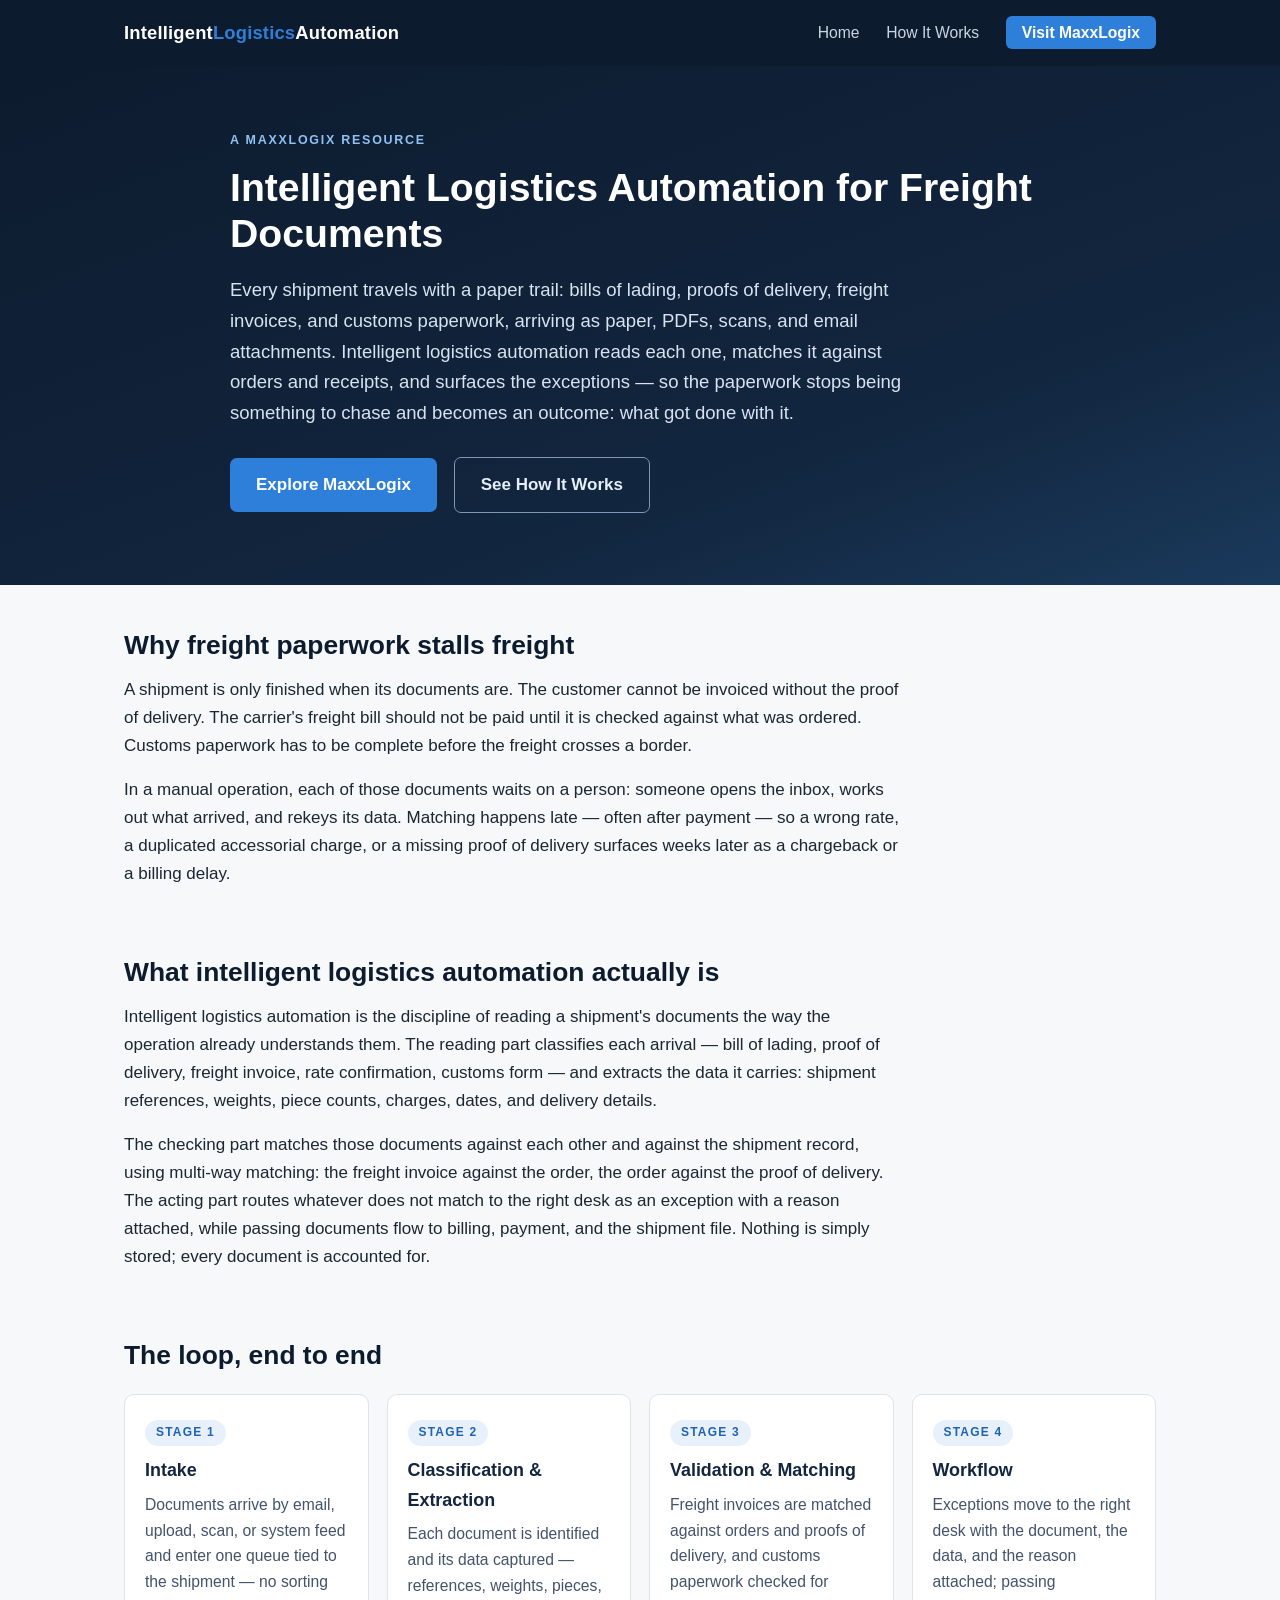
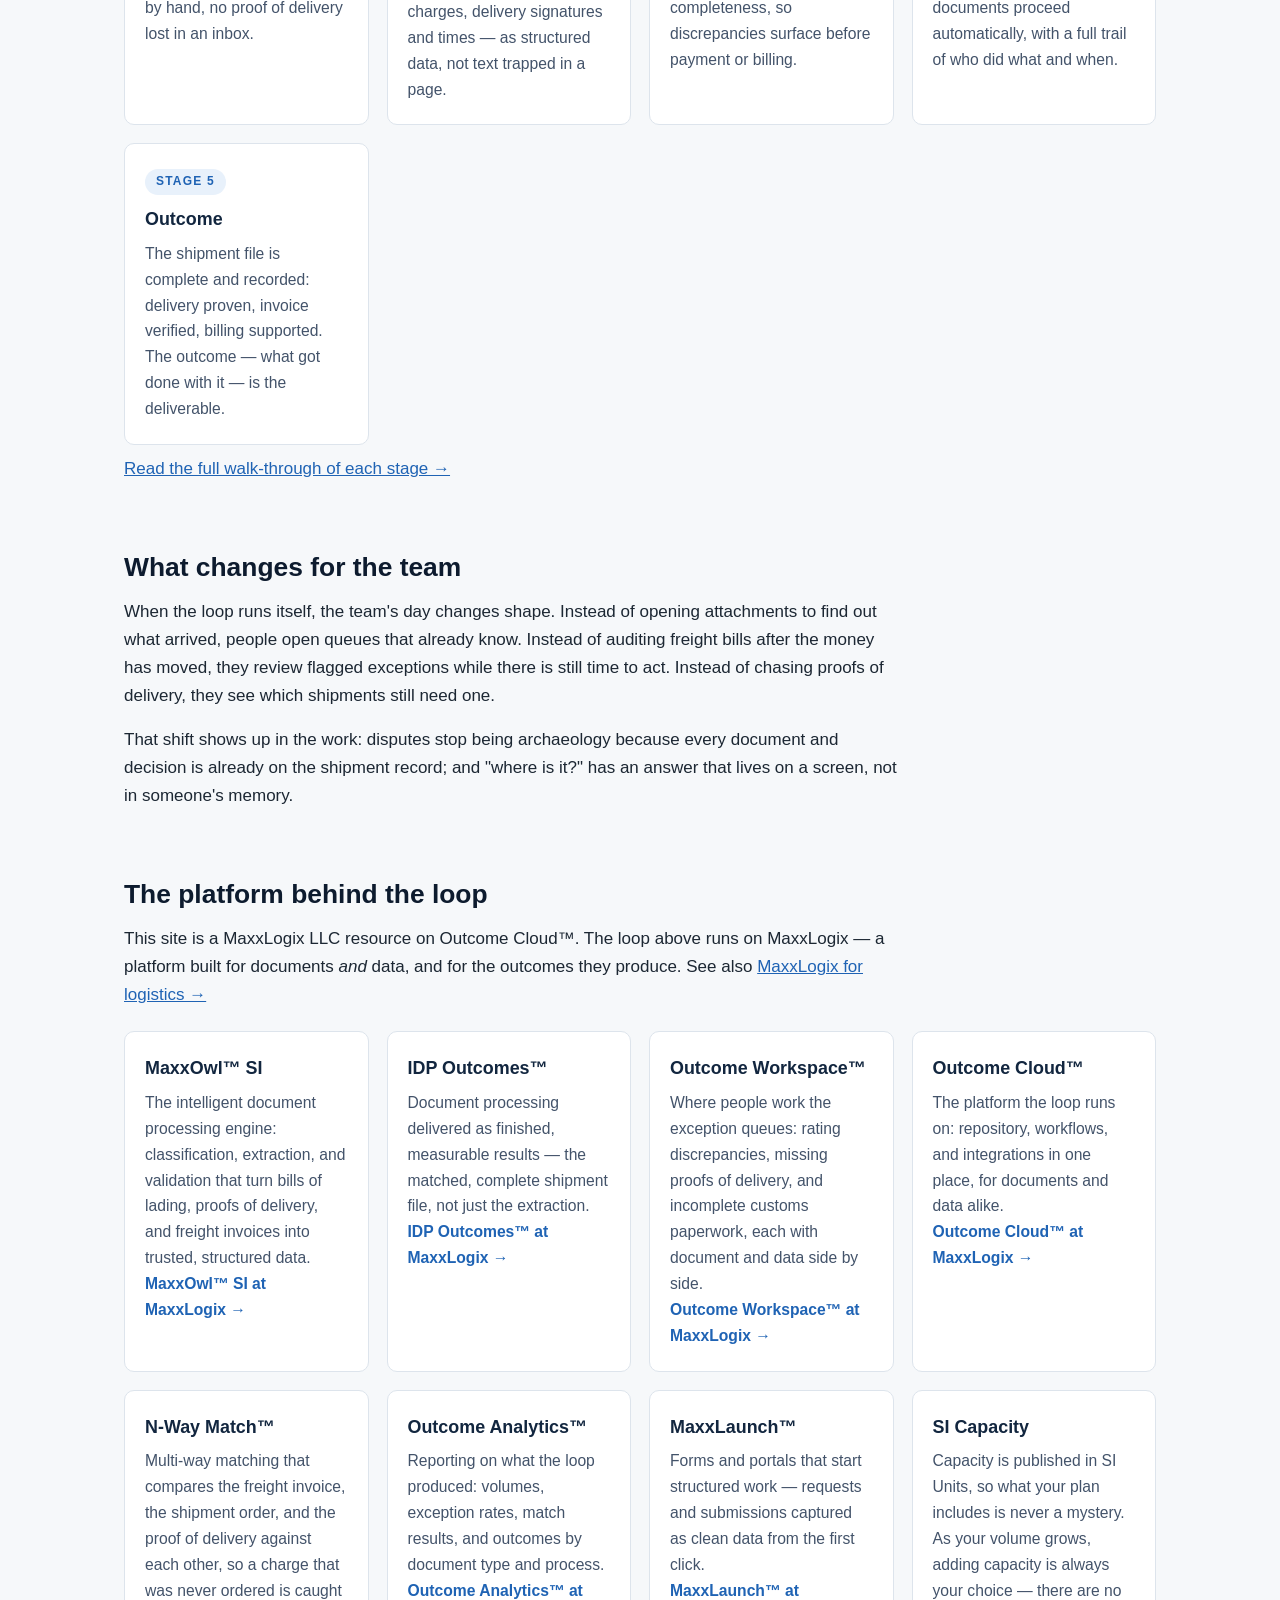
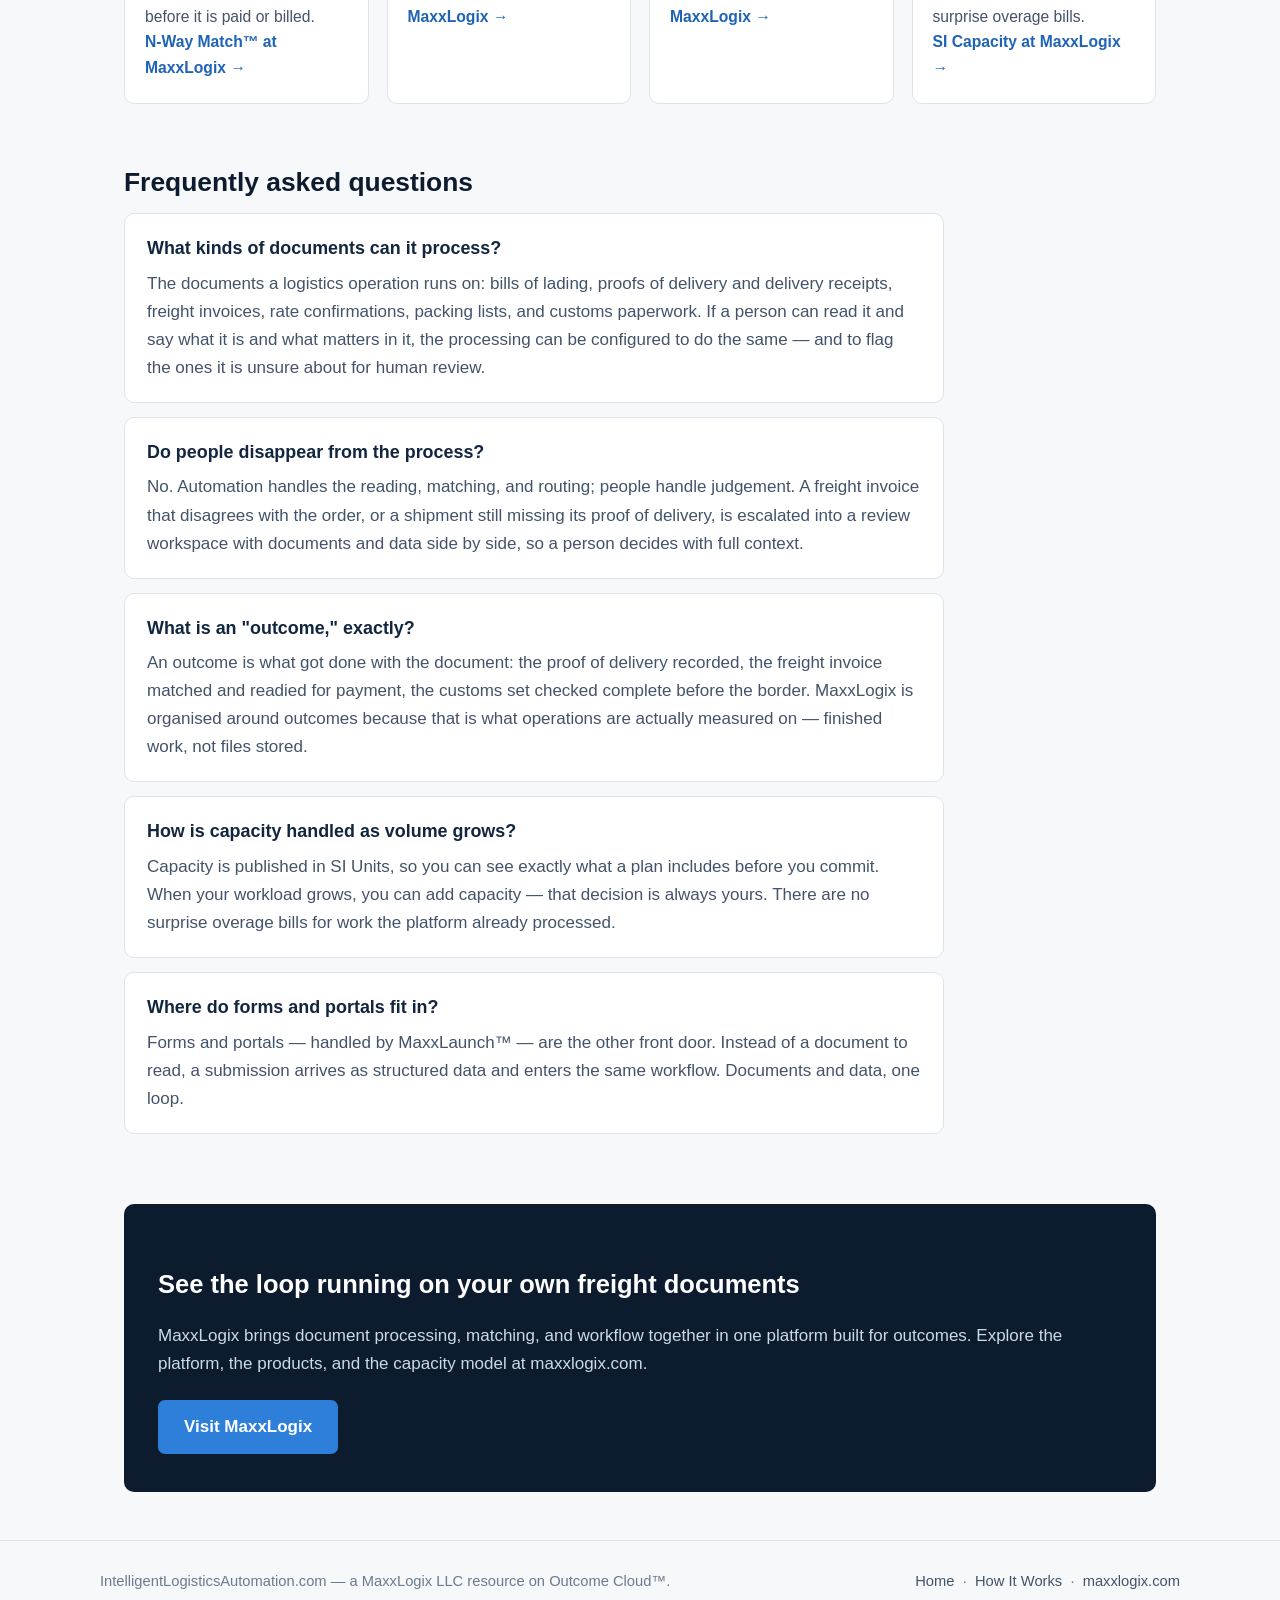
<file: index.html>
<!DOCTYPE html>
<html lang="en">
<head>
<meta charset="UTF-8">
<meta name="viewport" content="width=device-width, initial-scale=1.0">
<title>Intelligent Logistics Automation for Freight Documents | Intelligent Logistics Automation</title>
<meta name="description" content="Intelligent logistics automation classifies, extracts, and matches bills of lading, proofs of delivery, and freight invoices — surfacing exceptions before they become chargebacks.">
<link rel="canonical" href="https://intelligentlogisticsautomation.com/">
<meta property="og:type" content="website">
<meta property="og:site_name" content="Intelligent Logistics Automation">
<meta property="og:title" content="Intelligent Logistics Automation for Freight Documents">
<meta property="og:description" content="The freight moves. The paperwork should keep up. How intelligent logistics automation closes the loop — intake, extraction, matching, workflow, outcome.">
<meta property="og:url" content="https://intelligentlogisticsautomation.com/">
<meta name="twitter:card" content="summary">
<link rel="stylesheet" href="style.css">
</head>
<body>

<header class="site-header">
  <div class="header-inner">
    <a class="wordmark" href="index.html">Intelligent<span>Logistics</span>Automation</a>
    <nav class="main-nav">
      <a href="index.html">Home</a>
      <a href="how-it-works.html">How It Works</a>
      <a class="nav-cta" href="https://maxxlogix.com">Visit MaxxLogix</a>
    </nav>
  </div>
</header>

<div class="hero">
  <div class="hero-inner">
    <p class="eyebrow">A MaxxLogix Resource</p>
    <h1>Intelligent Logistics Automation for Freight Documents</h1>
    <p class="lede">Every shipment travels with a paper trail: bills of lading, proofs of delivery, freight invoices, and customs paperwork, arriving as paper, PDFs, scans, and email attachments. Intelligent logistics automation reads each one, matches it against orders and receipts, and surfaces the exceptions — so the paperwork stops being something to chase and becomes an outcome: what got done with it.</p>
    <a class="btn" href="https://maxxlogix.com">Explore MaxxLogix</a>
    <a class="btn ghost" href="how-it-works.html">See How It Works</a>
  </div>
</div>

<main>

  <section>
    <h2>Why freight paperwork stalls freight</h2>
    <p>A shipment is only finished when its documents are. The customer cannot be invoiced without the proof of delivery. The carrier's freight bill should not be paid until it is checked against what was ordered. Customs paperwork has to be complete before the freight crosses a border.</p>
    <p>In a manual operation, each of those documents waits on a person: someone opens the inbox, works out what arrived, and rekeys its data. Matching happens late — often after payment — so a wrong rate, a duplicated accessorial charge, or a missing proof of delivery surfaces weeks later as a chargeback or a billing delay.</p>
  </section>

  <section>
    <h2>What intelligent logistics automation actually is</h2>
    <p>Intelligent logistics automation is the discipline of reading a shipment's documents the way the operation already understands them. The reading part classifies each arrival — bill of lading, proof of delivery, freight invoice, rate confirmation, customs form — and extracts the data it carries: shipment references, weights, piece counts, charges, dates, and delivery details.</p>
    <p>The checking part matches those documents against each other and against the shipment record, using multi-way matching: the freight invoice against the order, the order against the proof of delivery. The acting part routes whatever does not match to the right desk as an exception with a reason attached, while passing documents flow to billing, payment, and the shipment file. Nothing is simply stored; every document is accounted for.</p>
  </section>

  <section>
    <h2>The loop, end to end</h2>
    <div class="grid">
      <div class="card">
        <span class="step">Stage 1</span>
        <h3>Intake</h3>
        <p>Documents arrive by email, upload, scan, or system feed and enter one queue tied to the shipment — no sorting by hand, no proof of delivery lost in an inbox.</p>
      </div>
      <div class="card">
        <span class="step">Stage 2</span>
        <h3>Classification &amp; Extraction</h3>
        <p>Each document is identified and its data captured — references, weights, pieces, charges, delivery signatures and times — as structured data, not text trapped in a page.</p>
      </div>
      <div class="card">
        <span class="step">Stage 3</span>
        <h3>Validation &amp; Matching</h3>
        <p>Freight invoices are matched against orders and proofs of delivery, and customs paperwork checked for completeness, so discrepancies surface before payment or billing.</p>
      </div>
      <div class="card">
        <span class="step">Stage 4</span>
        <h3>Workflow</h3>
        <p>Exceptions move to the right desk with the document, the data, and the reason attached; passing documents proceed automatically, with a full trail of who did what and when.</p>
      </div>
      <div class="card">
        <span class="step">Stage 5</span>
        <h3>Outcome</h3>
        <p>The shipment file is complete and recorded: delivery proven, invoice verified, billing supported. The outcome — what got done with it — is the deliverable.</p>
      </div>
    </div>
    <p><a href="how-it-works.html">Read the full walk-through of each stage &rarr;</a></p>
  </section>

  <section>
    <h2>What changes for the team</h2>
    <p>When the loop runs itself, the team's day changes shape. Instead of opening attachments to find out what arrived, people open queues that already know. Instead of auditing freight bills after the money has moved, they review flagged exceptions while there is still time to act. Instead of chasing proofs of delivery, they see which shipments still need one.</p>
    <p>That shift shows up in the work: disputes stop being archaeology because every document and decision is already on the shipment record; and "where is it?" has an answer that lives on a screen, not in someone's memory.</p>
  </section>

  <section>
    <h2>The platform behind the loop</h2>
    <p class="narrow">This site is a MaxxLogix LLC resource on Outcome Cloud&trade;. The loop above runs on MaxxLogix — a platform built for documents <em>and</em> data, and for the outcomes they produce. See also <a href="https://maxxlogix.com/verticals/logistics/">MaxxLogix for logistics &rarr;</a></p>
    <div class="grid">
      <div class="card">
        <h3>MaxxOwl&trade; SI</h3>
        <p>The intelligent document processing engine: classification, extraction, and validation that turn bills of lading, proofs of delivery, and freight invoices into trusted, structured data.</p>
        <p><a href="https://maxxlogix.com/maxxowl-si/">MaxxOwl&trade; SI at MaxxLogix &rarr;</a></p>
      </div>
      <div class="card">
        <h3>IDP Outcomes&trade;</h3>
        <p>Document processing delivered as finished, measurable results — the matched, complete shipment file, not just the extraction.</p>
        <p><a href="https://maxxlogix.com/idp-outcomes/">IDP Outcomes&trade; at MaxxLogix &rarr;</a></p>
      </div>
      <div class="card">
        <h3>Outcome Workspace&trade;</h3>
        <p>Where people work the exception queues: rating discrepancies, missing proofs of delivery, and incomplete customs paperwork, each with document and data side by side.</p>
        <p><a href="https://maxxlogix.com/outcome-workspace/">Outcome Workspace&trade; at MaxxLogix &rarr;</a></p>
      </div>
      <div class="card">
        <h3>Outcome Cloud&trade;</h3>
        <p>The platform the loop runs on: repository, workflows, and integrations in one place, for documents and data alike.</p>
        <p><a href="https://maxxlogix.com/outcome-cloud/">Outcome Cloud&trade; at MaxxLogix &rarr;</a></p>
      </div>
      <div class="card">
        <h3>N-Way Match&trade;</h3>
        <p>Multi-way matching that compares the freight invoice, the shipment order, and the proof of delivery against each other, so a charge that was never ordered is caught before it is paid or billed.</p>
        <p><a href="https://maxxlogix.com/outcome-match/">N-Way Match&trade; at MaxxLogix &rarr;</a></p>
      </div>
      <div class="card">
        <h3>Outcome Analytics&trade;</h3>
        <p>Reporting on what the loop produced: volumes, exception rates, match results, and outcomes by document type and process.</p>
        <p><a href="https://maxxlogix.com/outcome-analytics/">Outcome Analytics&trade; at MaxxLogix &rarr;</a></p>
      </div>
      <div class="card">
        <h3>MaxxLaunch&trade;</h3>
        <p>Forms and portals that start structured work — requests and submissions captured as clean data from the first click.</p>
        <p><a href="https://maxxlogix.com/maxxlaunch/">MaxxLaunch&trade; at MaxxLogix &rarr;</a></p>
      </div>
      <div class="card">
        <h3>SI Capacity</h3>
        <p>Capacity is published in SI Units, so what your plan includes is never a mystery. As your volume grows, adding capacity is always your choice — there are no surprise overage bills.</p>
        <p><a href="https://maxxlogix.com/si-capacity/">SI Capacity at MaxxLogix &rarr;</a></p>
      </div>
    </div>
  </section>

  <section>
    <h2>Frequently asked questions</h2>

    <div class="faq-item">
      <h3>What kinds of documents can it process?</h3>
      <p>The documents a logistics operation runs on: bills of lading, proofs of delivery and delivery receipts, freight invoices, rate confirmations, packing lists, and customs paperwork. If a person can read it and say what it is and what matters in it, the processing can be configured to do the same — and to flag the ones it is unsure about for human review.</p>
    </div>

    <div class="faq-item">
      <h3>Do people disappear from the process?</h3>
      <p>No. Automation handles the reading, matching, and routing; people handle judgement. A freight invoice that disagrees with the order, or a shipment still missing its proof of delivery, is escalated into a review workspace with documents and data side by side, so a person decides with full context.</p>
    </div>

    <div class="faq-item">
      <h3>What is an "outcome," exactly?</h3>
      <p>An outcome is what got done with the document: the proof of delivery recorded, the freight invoice matched and readied for payment, the customs set checked complete before the border. MaxxLogix is organised around outcomes because that is what operations are actually measured on — finished work, not files stored.</p>
    </div>

    <div class="faq-item">
      <h3>How is capacity handled as volume grows?</h3>
      <p>Capacity is published in SI Units, so you can see exactly what a plan includes before you commit. When your workload grows, you can add capacity — that decision is always yours. There are no surprise overage bills for work the platform already processed.</p>
    </div>

    <div class="faq-item">
      <h3>Where do forms and portals fit in?</h3>
      <p>Forms and portals — handled by MaxxLaunch&trade; — are the other front door. Instead of a document to read, a submission arrives as structured data and enters the same workflow. Documents and data, one loop.</p>
    </div>
  </section>

  <div class="cta-band">
    <h2>See the loop running on your own freight documents</h2>
    <p>MaxxLogix brings document processing, matching, and workflow together in one platform built for outcomes. Explore the platform, the products, and the capacity model at maxxlogix.com.</p>
    <a class="btn" href="https://maxxlogix.com">Visit MaxxLogix</a>
  </div>

</main>

<footer class="site-footer">
  <div class="footer-inner">
    <span>IntelligentLogisticsAutomation.com — a MaxxLogix LLC resource on Outcome Cloud&trade;.</span>
    <span><a href="index.html">Home</a> &nbsp;·&nbsp; <a href="how-it-works.html">How It Works</a> &nbsp;·&nbsp; <a href="https://maxxlogix.com">maxxlogix.com</a></span>
  </div>
</footer>

</body>
</html>
</file>
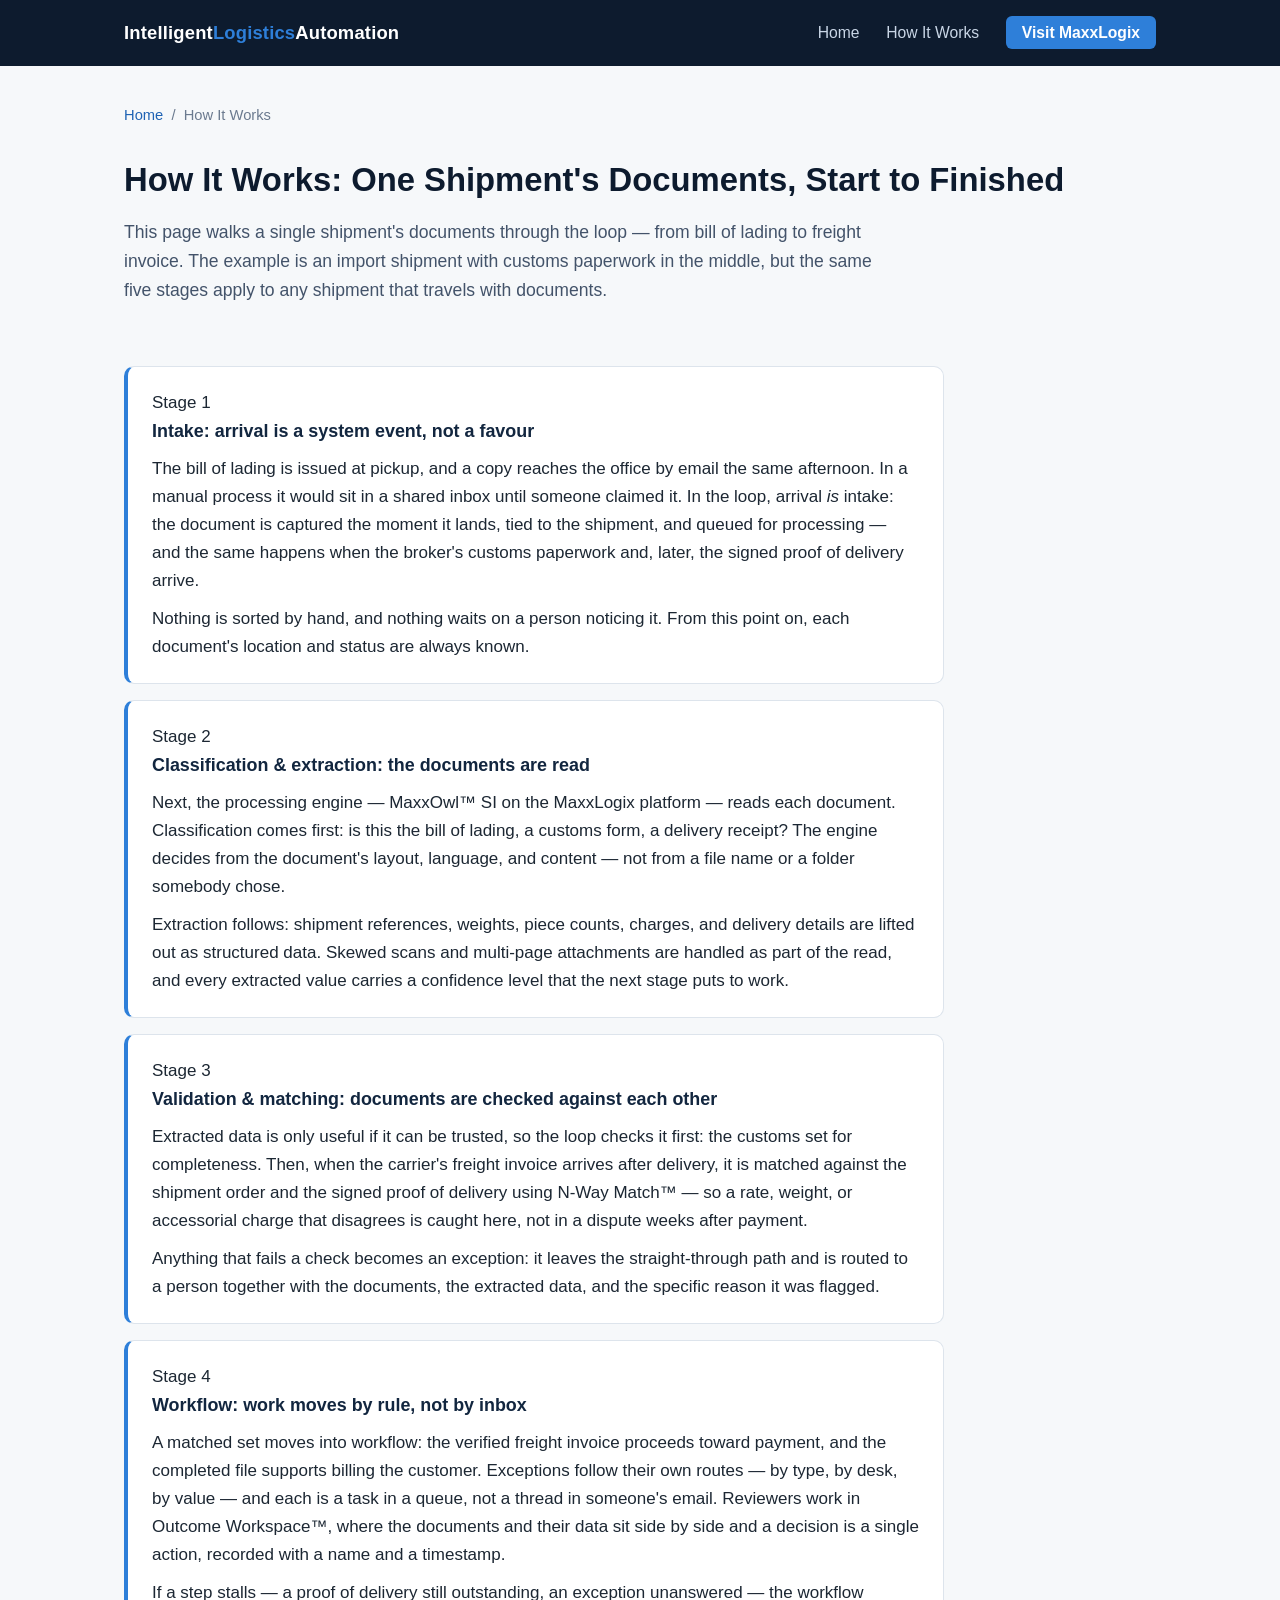
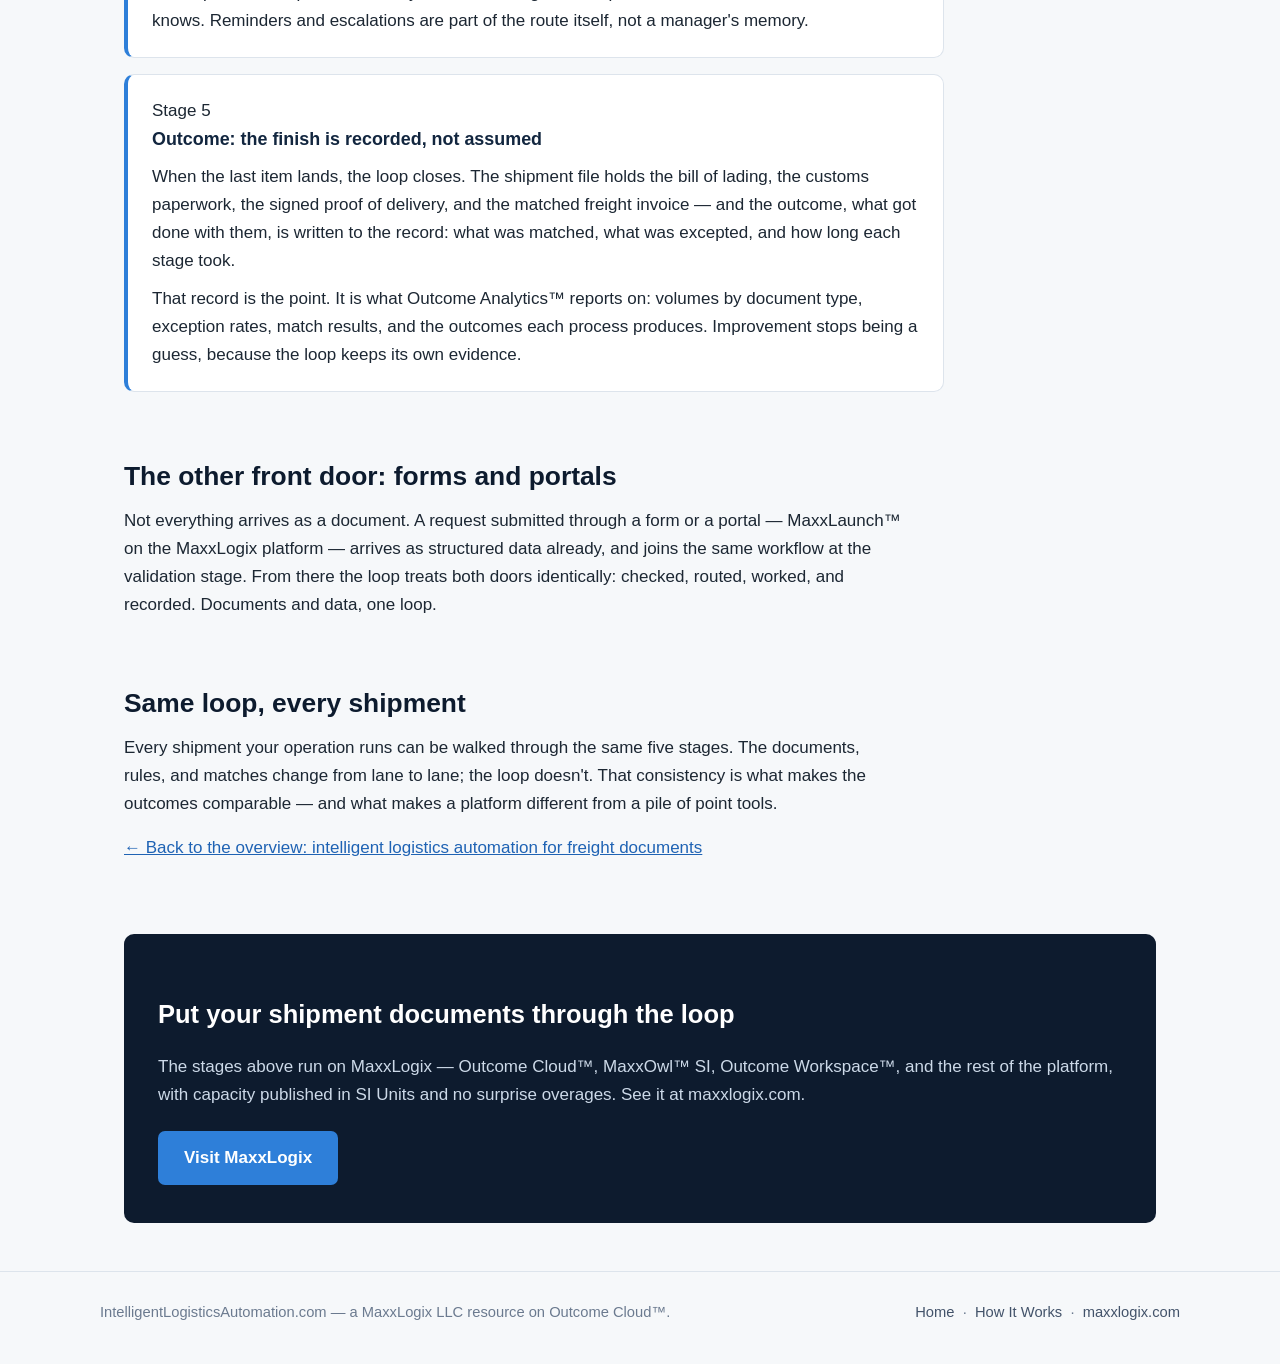
<file: how-it-works.html>
<!DOCTYPE html>
<html lang="en">
<head>
<meta charset="UTF-8">
<meta name="viewport" content="width=device-width, initial-scale=1.0">
<title>How It Works: One Shipment's Documents, Start to Finished | Intelligent Logistics Automation</title>
<meta name="description" content="A stage-by-stage walk-through of intelligent logistics automation: a bill of lading, customs paperwork, a proof of delivery, and a freight invoice, matched and recorded.">
<link rel="canonical" href="https://intelligentlogisticsautomation.com/how-it-works.html">
<meta property="og:type" content="article">
<meta property="og:site_name" content="Intelligent Logistics Automation">
<meta property="og:title" content="How It Works: One Shipment's Documents, Start to Finished">
<meta property="og:description" content="Follow one shipment's documents through intake, classification and extraction, validation and matching, workflow, and outcome — the loop behind intelligent logistics automation.">
<meta property="og:url" content="https://intelligentlogisticsautomation.com/how-it-works.html">
<meta name="twitter:card" content="summary">
<link rel="stylesheet" href="style.css">
</head>
<body>

<header class="site-header">
  <div class="header-inner">
    <a class="wordmark" href="index.html">Intelligent<span>Logistics</span>Automation</a>
    <nav class="main-nav">
      <a href="index.html">Home</a>
      <a href="how-it-works.html">How It Works</a>
      <a class="nav-cta" href="https://maxxlogix.com">Visit MaxxLogix</a>
    </nav>
  </div>
</header>

<main>

  <p class="crumb"><a href="index.html">Home</a> &nbsp;/&nbsp; How It Works</p>

  <div class="page-head">
    <h1>How It Works: One Shipment's Documents, Start to Finished</h1>
    <p class="lede">This page walks a single shipment's documents through the loop — from bill of lading to freight invoice. The example is an import shipment with customs paperwork in the middle, but the same five stages apply to any shipment that travels with documents.</p>
  </div>

  <section>
    <div class="stage-list">

      <div class="stage-block">
        <span class="step">Stage 1</span>
        <h3>Intake: arrival is a system event, not a favour</h3>
        <p>The bill of lading is issued at pickup, and a copy reaches the office by email the same afternoon. In a manual process it would sit in a shared inbox until someone claimed it. In the loop, arrival <em>is</em> intake: the document is captured the moment it lands, tied to the shipment, and queued for processing — and the same happens when the broker's customs paperwork and, later, the signed proof of delivery arrive.</p>
        <p>Nothing is sorted by hand, and nothing waits on a person noticing it. From this point on, each document's location and status are always known.</p>
      </div>

      <div class="stage-block">
        <span class="step">Stage 2</span>
        <h3>Classification &amp; extraction: the documents are read</h3>
        <p>Next, the processing engine — MaxxOwl&trade; SI on the MaxxLogix platform — reads each document. Classification comes first: is this the bill of lading, a customs form, a delivery receipt? The engine decides from the document's layout, language, and content — not from a file name or a folder somebody chose.</p>
        <p>Extraction follows: shipment references, weights, piece counts, charges, and delivery details are lifted out as structured data. Skewed scans and multi-page attachments are handled as part of the read, and every extracted value carries a confidence level that the next stage puts to work.</p>
      </div>

      <div class="stage-block">
        <span class="step">Stage 3</span>
        <h3>Validation &amp; matching: documents are checked against each other</h3>
        <p>Extracted data is only useful if it can be trusted, so the loop checks it first: the customs set for completeness. Then, when the carrier's freight invoice arrives after delivery, it is matched against the shipment order and the signed proof of delivery using N-Way Match&trade; — so a rate, weight, or accessorial charge that disagrees is caught here, not in a dispute weeks after payment.</p>
        <p>Anything that fails a check becomes an exception: it leaves the straight-through path and is routed to a person together with the documents, the extracted data, and the specific reason it was flagged.</p>
      </div>

      <div class="stage-block">
        <span class="step">Stage 4</span>
        <h3>Workflow: work moves by rule, not by inbox</h3>
        <p>A matched set moves into workflow: the verified freight invoice proceeds toward payment, and the completed file supports billing the customer. Exceptions follow their own routes — by type, by desk, by value — and each is a task in a queue, not a thread in someone's email. Reviewers work in Outcome Workspace&trade;, where the documents and their data sit side by side and a decision is a single action, recorded with a name and a timestamp.</p>
        <p>If a step stalls — a proof of delivery still outstanding, an exception unanswered — the workflow knows. Reminders and escalations are part of the route itself, not a manager's memory.</p>
      </div>

      <div class="stage-block">
        <span class="step">Stage 5</span>
        <h3>Outcome: the finish is recorded, not assumed</h3>
        <p>When the last item lands, the loop closes. The shipment file holds the bill of lading, the customs paperwork, the signed proof of delivery, and the matched freight invoice — and the outcome, what got done with them, is written to the record: what was matched, what was excepted, and how long each stage took.</p>
        <p>That record is the point. It is what Outcome Analytics&trade; reports on: volumes by document type, exception rates, match results, and the outcomes each process produces. Improvement stops being a guess, because the loop keeps its own evidence.</p>
      </div>

    </div>
  </section>

  <section>
    <h2>The other front door: forms and portals</h2>
    <p class="narrow">Not everything arrives as a document. A request submitted through a form or a portal — MaxxLaunch&trade; on the MaxxLogix platform — arrives as structured data already, and joins the same workflow at the validation stage. From there the loop treats both doors identically: checked, routed, worked, and recorded. Documents and data, one loop.</p>
  </section>

  <section>
    <h2>Same loop, every shipment</h2>
    <p class="narrow">Every shipment your operation runs can be walked through the same five stages. The documents, rules, and matches change from lane to lane; the loop doesn't. That consistency is what makes the outcomes comparable — and what makes a platform different from a pile of point tools.</p>
    <p class="narrow"><a href="index.html">&larr; Back to the overview: intelligent logistics automation for freight documents</a></p>
  </section>

  <div class="cta-band">
    <h2>Put your shipment documents through the loop</h2>
    <p>The stages above run on MaxxLogix — Outcome Cloud&trade;, MaxxOwl&trade; SI, Outcome Workspace&trade;, and the rest of the platform, with capacity published in SI Units and no surprise overages. See it at maxxlogix.com.</p>
    <a class="btn" href="https://maxxlogix.com">Visit MaxxLogix</a>
  </div>

</main>

<footer class="site-footer">
  <div class="footer-inner">
    <span>IntelligentLogisticsAutomation.com — a MaxxLogix LLC resource on Outcome Cloud&trade;.</span>
    <span><a href="index.html">Home</a> &nbsp;·&nbsp; <a href="how-it-works.html">How It Works</a> &nbsp;·&nbsp; <a href="https://maxxlogix.com">maxxlogix.com</a></span>
  </div>
</footer>

</body>
</html>
</file>
<file: style.css>
/* Intelligent Logistics Automation — microsite styles
   Palette: deep navy / slate with a single steel-blue accent.
   No external assets. System font stack only. */

:root {
  --navy: #0d1b2e;
  --navy-2: #12263f;
  --slate: #43536a;
  --slate-light: #6b7a8f;
  --ink: #1c2733;
  --bg: #f6f8fa;
  --card: #ffffff;
  --line: #dde4ec;
  --accent: #2e7fd9;
  --accent-dark: #1f63b4;
  --radius: 10px;
}

* { box-sizing: border-box; }

html { scroll-behavior: smooth; }

body {
  margin: 0;
  font-family: -apple-system, BlinkMacSystemFont, "Segoe UI", Roboto,
    "Helvetica Neue", Arial, sans-serif;
  color: var(--ink);
  background: var(--bg);
  line-height: 1.65;
  font-size: 17px;
}

a { color: var(--accent-dark); }
a:hover { color: var(--accent); }

/* ---------- Header ---------- */
.site-header {
  background: var(--navy);
  color: #fff;
}
.header-inner {
  max-width: 1080px;
  margin: 0 auto;
  padding: 18px 24px;
  display: flex;
  flex-wrap: wrap;
  align-items: center;
  justify-content: space-between;
  gap: 12px;
}
.wordmark {
  color: #fff;
  text-decoration: none;
  font-weight: 700;
  font-size: 1.15rem;
  letter-spacing: 0.01em;
}
.wordmark span { color: var(--accent); }
.main-nav a {
  color: #c9d6e6;
  text-decoration: none;
  margin-left: 22px;
  font-size: 0.98rem;
}
.main-nav a:hover { color: #fff; }
.main-nav a.nav-cta {
  background: var(--accent);
  color: #fff;
  padding: 8px 16px;
  border-radius: 6px;
  font-weight: 600;
}
.main-nav a.nav-cta:hover { background: var(--accent-dark); }

/* ---------- Hero ---------- */
.hero {
  background: linear-gradient(160deg, var(--navy) 0%, var(--navy-2) 70%, #1a3a5c 100%);
  color: #fff;
  padding: 64px 24px 72px;
}
.hero-inner { max-width: 820px; margin: 0 auto; }
.hero .eyebrow {
  text-transform: uppercase;
  letter-spacing: 0.14em;
  font-size: 0.78rem;
  font-weight: 700;
  color: #8fc1f2;
  margin: 0 0 14px;
}
.hero h1 {
  font-size: 2.45rem;
  line-height: 1.18;
  margin: 0 0 18px;
  font-weight: 750;
}
.hero p.lede {
  font-size: 1.16rem;
  color: #d7e3f0;
  margin: 0 0 28px;
  max-width: 680px;
}
.btn {
  display: inline-block;
  background: var(--accent);
  color: #fff;
  text-decoration: none;
  font-weight: 600;
  padding: 13px 26px;
  border-radius: 7px;
  margin-right: 12px;
}
.btn:hover { background: var(--accent-dark); color: #fff; }
.btn.ghost {
  background: transparent;
  border: 1px solid #7d97b5;
  color: #e6eef7;
}
.btn.ghost:hover { border-color: #fff; color: #fff; }

/* ---------- Layout ---------- */
main { max-width: 1080px; margin: 0 auto; padding: 0 24px; }
section { padding: 44px 0 8px; }
section h2 {
  font-size: 1.65rem;
  line-height: 1.25;
  color: var(--navy);
  margin: 0 0 14px;
}
section h3 { color: var(--navy-2); margin: 0 0 8px; font-size: 1.12rem; }
section p { max-width: 780px; margin: 0 0 16px; }
.narrow { max-width: 780px; }

/* ---------- Stage / card grids ---------- */
.grid {
  display: grid;
  grid-template-columns: repeat(auto-fit, minmax(230px, 1fr));
  gap: 18px;
  margin: 22px 0 10px;
}
.card {
  background: var(--card);
  border: 1px solid var(--line);
  border-radius: var(--radius);
  padding: 22px 20px;
}
.card .step {
  display: inline-block;
  font-size: 0.75rem;
  font-weight: 700;
  letter-spacing: 0.1em;
  text-transform: uppercase;
  color: var(--accent-dark);
  background: #e8f1fb;
  border-radius: 20px;
  padding: 3px 11px;
  margin-bottom: 10px;
}
.card p { margin: 0; font-size: 0.98rem; color: var(--slate); }
.card h3 { margin-bottom: 6px; }
.card a { font-weight: 600; text-decoration: none; }
.card a:hover { text-decoration: underline; }

/* ---------- Deep-dive stage list (how it works) ---------- */
.stage-list { max-width: 820px; }
.stage-block {
  background: var(--card);
  border: 1px solid var(--line);
  border-left: 4px solid var(--accent);
  border-radius: var(--radius);
  padding: 22px 24px;
  margin-bottom: 16px;
}
.stage-block p { margin: 0 0 10px; }
.stage-block p:last-child { margin-bottom: 0; }

/* ---------- FAQ ---------- */
.faq-item {
  background: var(--card);
  border: 1px solid var(--line);
  border-radius: var(--radius);
  padding: 20px 22px;
  margin-bottom: 14px;
  max-width: 820px;
}
.faq-item h3 { margin-bottom: 6px; }
.faq-item p { margin: 0; color: var(--slate); }

/* ---------- CTA band ---------- */
.cta-band {
  background: var(--navy);
  color: #fff;
  border-radius: var(--radius);
  padding: 38px 34px;
  margin: 48px 0;
  text-align: left;
}
.cta-band h2 { color: #fff; margin-bottom: 10px; }
.cta-band p { color: #ccd9e8; margin-bottom: 22px; }

/* ---------- Footer ---------- */
.site-footer {
  border-top: 1px solid var(--line);
  margin-top: 24px;
  padding: 28px 24px 40px;
  color: var(--slate-light);
  font-size: 0.92rem;
}
.footer-inner {
  max-width: 1080px;
  margin: 0 auto;
  display: flex;
  flex-wrap: wrap;
  gap: 10px 28px;
  justify-content: space-between;
}
.site-footer a { color: var(--slate); text-decoration: none; }
.site-footer a:hover { text-decoration: underline; }

/* ---------- Breadcrumb (subpage) ---------- */
.crumb { padding: 22px 0 0; font-size: 0.92rem; color: var(--slate-light); }
.crumb a { text-decoration: none; }
.crumb a:hover { text-decoration: underline; }
.page-head { padding-top: 18px; }
.page-head h1 { font-size: 2.05rem; color: var(--navy); line-height: 1.22; margin: 0 0 12px; }
.page-head p.lede { font-size: 1.1rem; color: var(--slate); max-width: 760px; }

/* ---------- Responsive ---------- */
@media (max-width: 640px) {
  body { font-size: 16px; }
  .hero { padding: 44px 20px 52px; }
  .hero h1 { font-size: 1.85rem; }
  .page-head h1 { font-size: 1.6rem; }
  section h2 { font-size: 1.4rem; }
  .main-nav a { margin-left: 14px; }
  .btn { display: block; text-align: center; margin: 0 0 10px; }
  .cta-band { padding: 28px 22px; }
}
</file>
